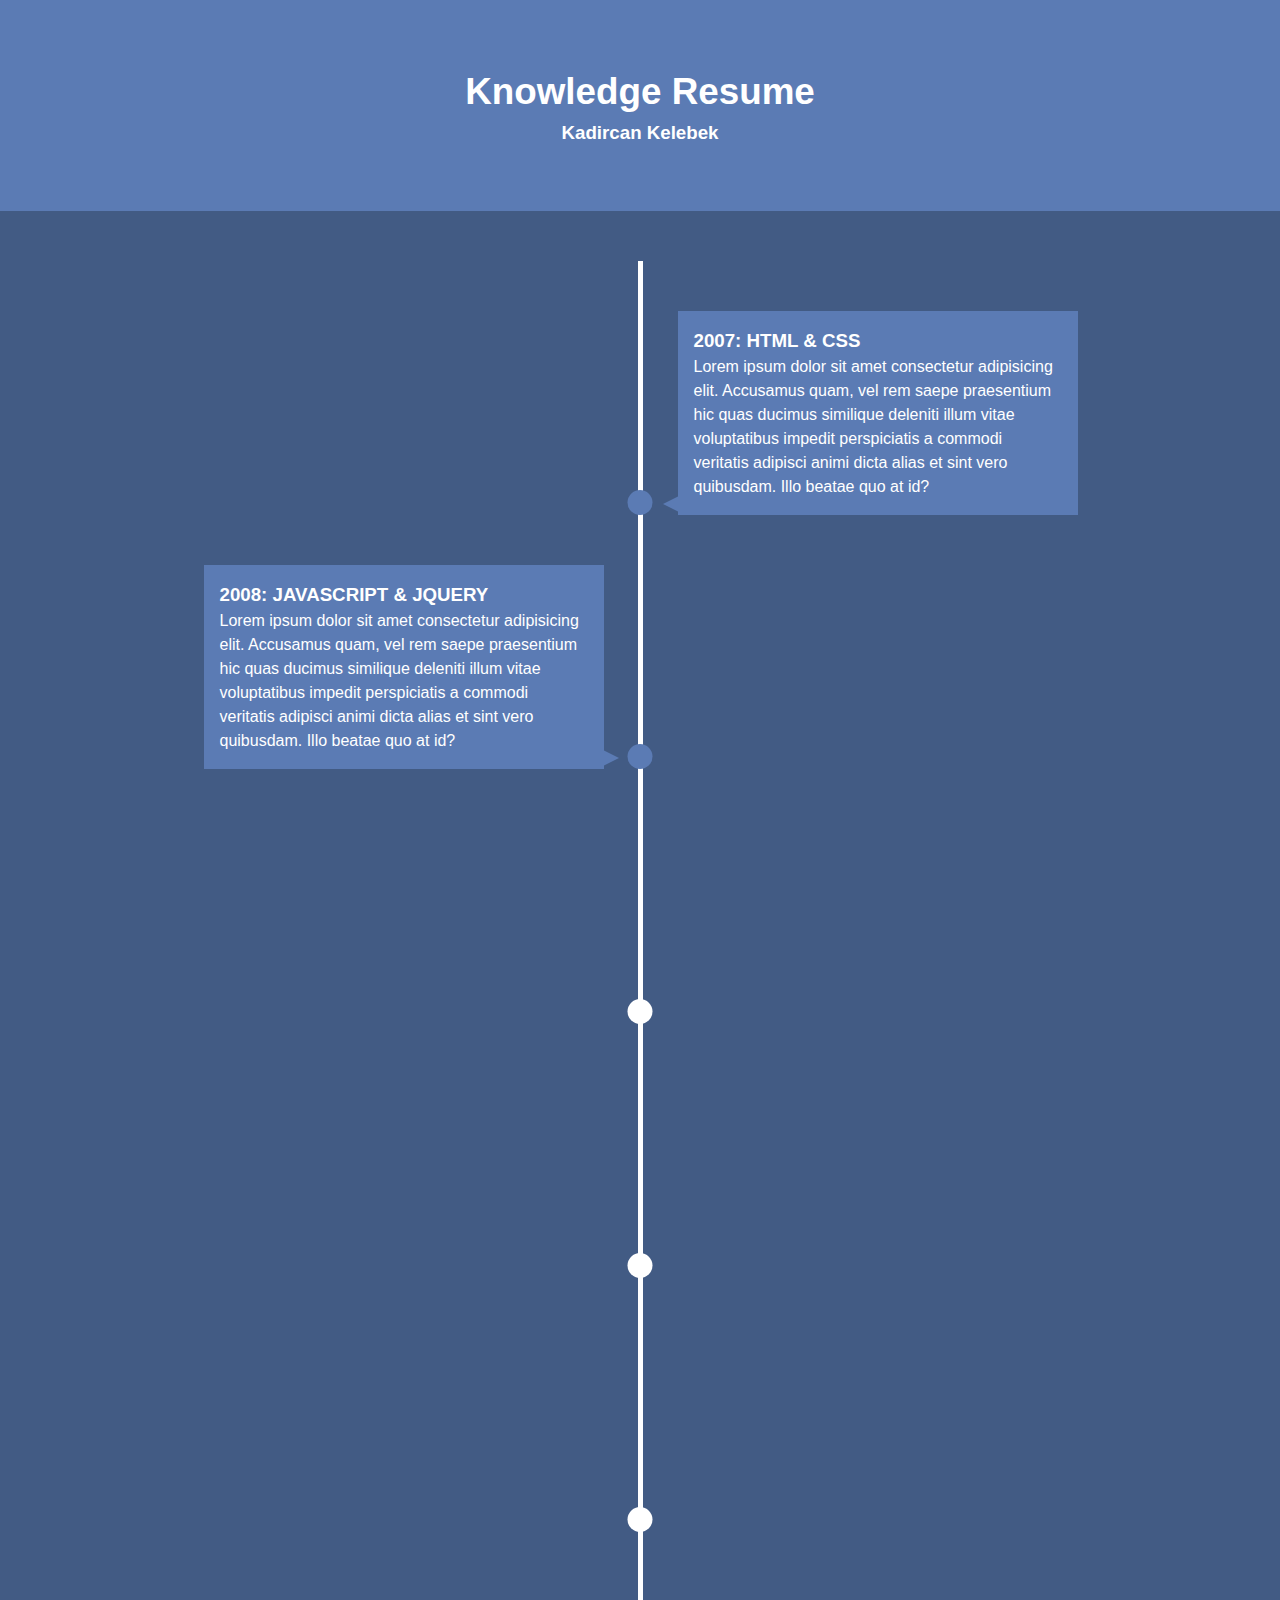
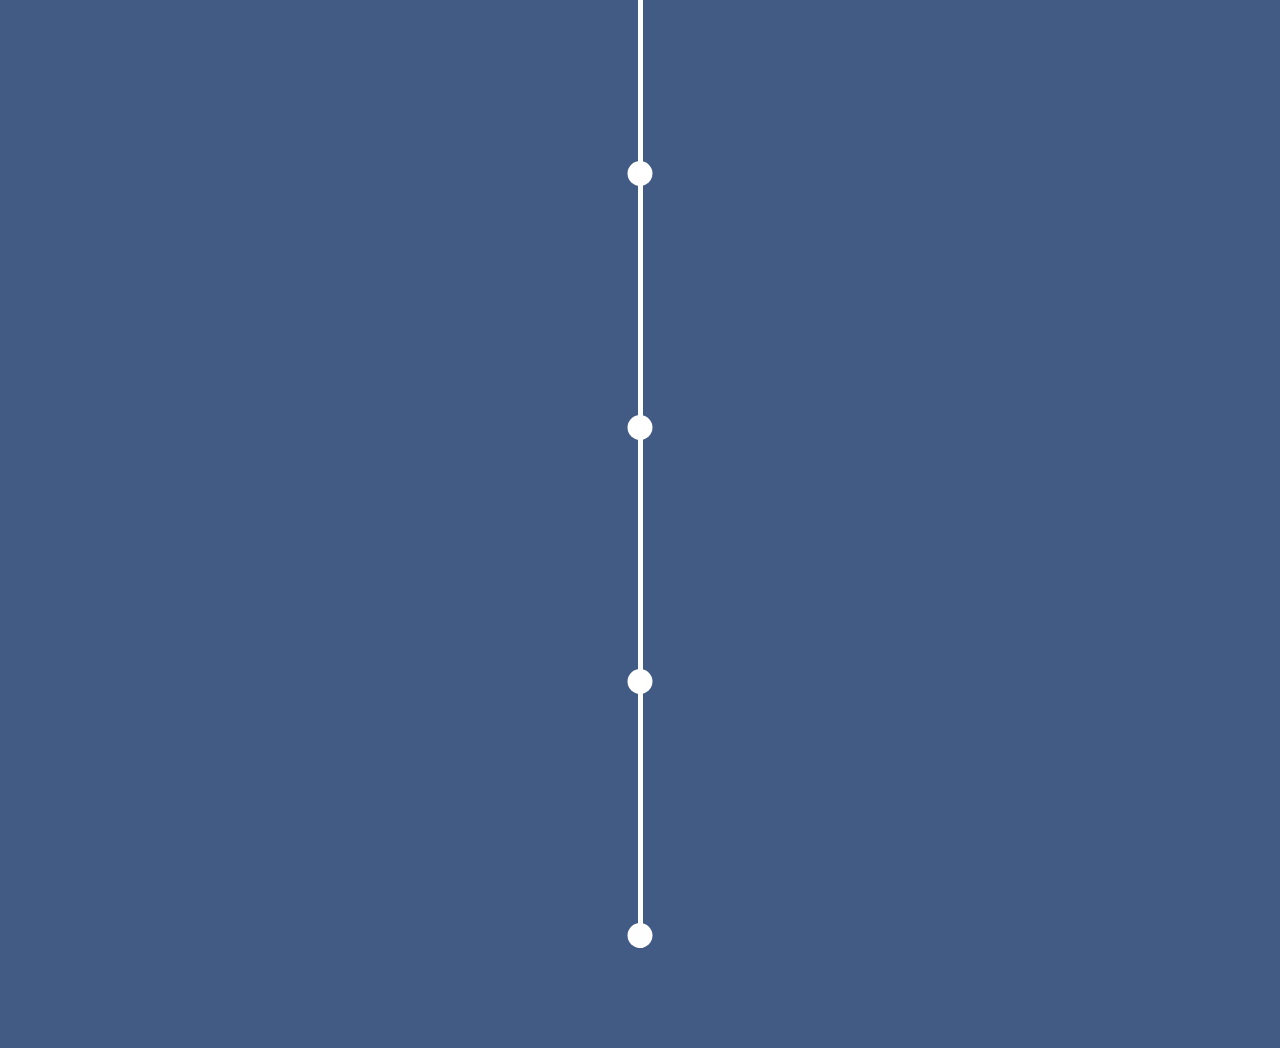
<file: Knowledge Timeline/index.html>
<!-- Kadircan KELEBEK 30.04.2023 -->
<!DOCTYPE html>
<html lang="en">
<head>
    <meta charset="UTF-8">
    <meta http-equiv="X-UA-Compatible" content="IE=edge">
    <meta name="viewport" content="width=device-width, initial-scale=1.0">
    <link rel="stylesheet" href="https://cdnjs.cloudflare.com/ajax/libs/font-awesome/6.4.0/css/all.min.css" integrity="sha512-iecdLmaskl7CVkqkXNQ/ZH/XLlvWZOJyj7Yy7tcenmpD1ypASozpmT/E0iPtmFIB46ZmdtAc9eNBvH0H/ZpiBw==" crossorigin="anonymous" referrerpolicy="no-referrer" />
    <link rel="stylesheet" href="style.css">
    <title>Knowledge Timleline</title>
</head>
<body>
    <header id="main-header">
        <div class="container">
            <h1><i class="fas fa-brain"></i> Knowledge Resume</h1>
            <h3><i class="fas fa-user"></i>Kadircan Kelebek</h3>
        </div>
    </header>

    <section id="timeline">
        <ul> 
            <li>
                <div>
                    <h3><i class="fas fa-chevron-right"></i>2007: HTML & CSS</h3>
                    <P>Lorem ipsum dolor sit amet consectetur adipisicing elit. Accusamus quam, vel rem saepe praesentium hic quas ducimus similique deleniti illum vitae voluptatibus impedit perspiciatis a commodi veritatis adipisci animi dicta alias et sint vero quibusdam. Illo beatae quo at id?</P>
                </div>
            </li>

            <li>
                <div>
                    <h3><i class="fas fa-chevron-right"></i>2008: JAVASCRIPT & JQUERY </h3>
                    <P>Lorem ipsum dolor sit amet consectetur adipisicing elit. Accusamus quam, vel rem saepe praesentium hic quas ducimus similique deleniti illum vitae voluptatibus impedit perspiciatis a commodi veritatis adipisci animi dicta alias et sint vero quibusdam. Illo beatae quo at id?</P>
                </div>
            </li>

            <li>
                <div>
                    <h3><i class="fas fa-chevron-right"></i>2009: PHP & WORDPRESS </h3>
                    <P>Lorem ipsum dolor sit amet consectetur adipisicing elit. Accusamus quam, vel rem saepe praesentium hic quas ducimus similique deleniti illum vitae voluptatibus impedit perspiciatis a commodi veritatis adipisci animi dicta alias et sint vero quibusdam. Illo beatae quo at id?</P>
                </div>
            </li>

            <li>
                <div>
                    <h3><i class="fas fa-chevron-right"></i>2011: RUBY ON RAILS</h3>
                    <P>Lorem ipsum dolor sit amet consectetur adipisicing elit. Accusamus quam, vel rem saepe praesentium hic quas ducimus similique deleniti illum vitae voluptatibus impedit perspiciatis a commodi veritatis adipisci animi dicta alias et sint vero quibusdam. Illo beatae quo at id?</P>
                </div>
            </li>

            <li>
                <div>
                    <h3><i class="fas fa-chevron-right"></i>2012: PYTHON </h3>
                    <P>Lorem ipsum dolor sit amet consectetur adipisicing elit. Accusamus quam, vel rem saepe praesentium hic quas ducimus similique deleniti illum vitae voluptatibus impedit perspiciatis a commodi veritatis adipisci animi dicta alias et sint vero quibusdam. Illo beatae quo at id?</P>
                </div>
            </li>

            <li>
                <div>
                    <h3><i class="fas fa-chevron-right"></i>2013: NODE.JS & REACT</h3>
                    <P>Lorem ipsum dolor sit amet consectetur adipisicing elit. Accusamus quam, vel rem saepe praesentium hic quas ducimus similique deleniti illum vitae voluptatibus impedit perspiciatis a commodi veritatis adipisci animi dicta alias et sint vero quibusdam. Illo beatae quo at id?</P>
                </div>
            </li>

            <li>
                <div>
                    <h3><i class="fas fa-chevron-right"></i>2015: ANGULAR & REACT NATIVE</h3>
                    <P>Lorem ipsum dolor sit amet consectetur adipisicing elit. Accusamus quam, vel rem saepe praesentium hic quas ducimus similique deleniti illum vitae voluptatibus impedit perspiciatis a commodi veritatis adipisci animi dicta alias et sint vero quibusdam. Illo beatae quo at id?</P>
                </div>
            </li>

            <li>
                <div>
                    <h3><i class="fas fa-chevron-right"></i>2016: VUE.JS</h3>
                    <P>Lorem ipsum dolor sit amet consectetur adipisicing elit. Accusamus quam, vel rem saepe praesentium hic quas ducimus similique deleniti illum vitae voluptatibus impedit perspiciatis a commodi veritatis adipisci animi dicta alias et sint vero quibusdam. Illo beatae quo at id?</P>
                </div>
            </li>

            <li>
                <div>
                    <h3><i class="fas fa-chevron-right"></i>2017: GRAPHQL & APOLLO  </h3>
                    <P>Lorem ipsum dolor sit amet consectetur adipisicing elit. Accusamus quam, vel rem saepe praesentium hic quas ducimus similique deleniti illum vitae voluptatibus impedit perspiciatis a commodi veritatis adipisci animi dicta alias et sint vero quibusdam. Illo beatae quo at id?</P>
                </div>
            </li>
        </ul>

    </section>
    <script src="script.js"></script>
</body>
</html>
</file>
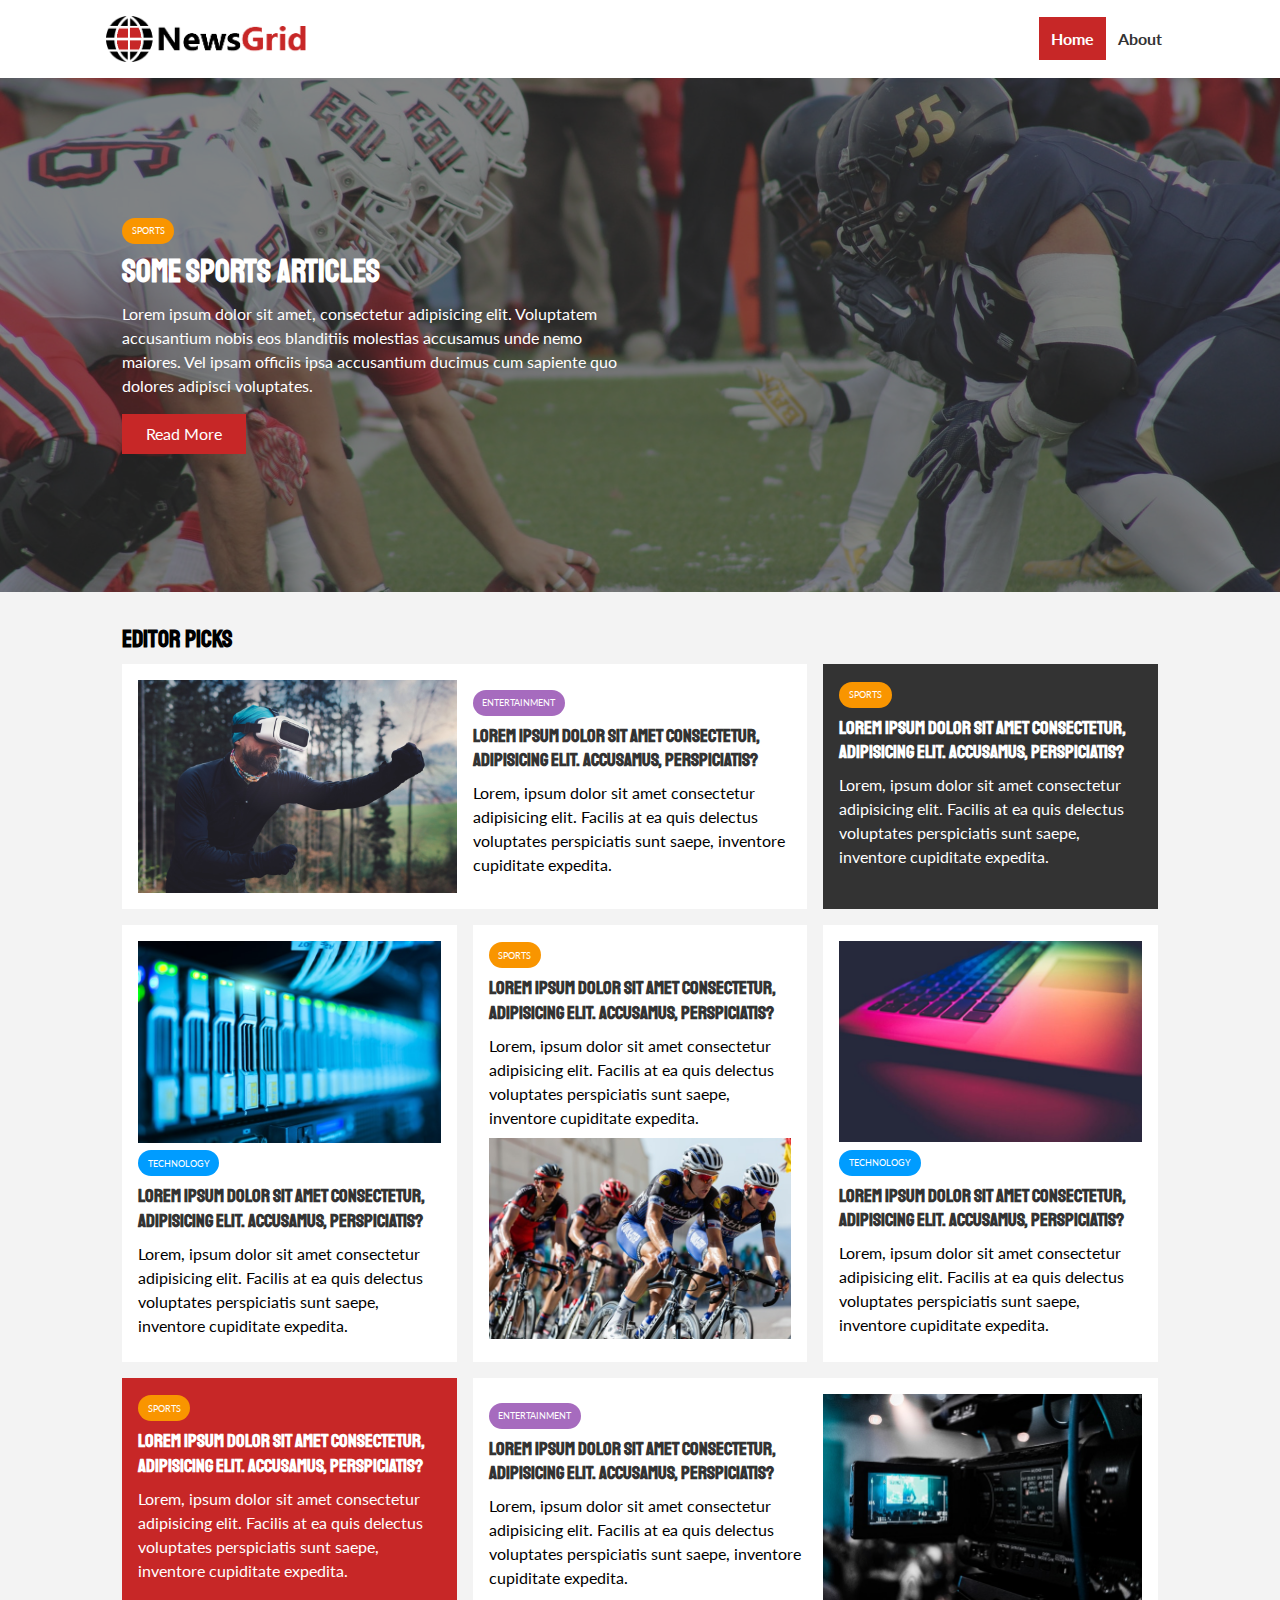
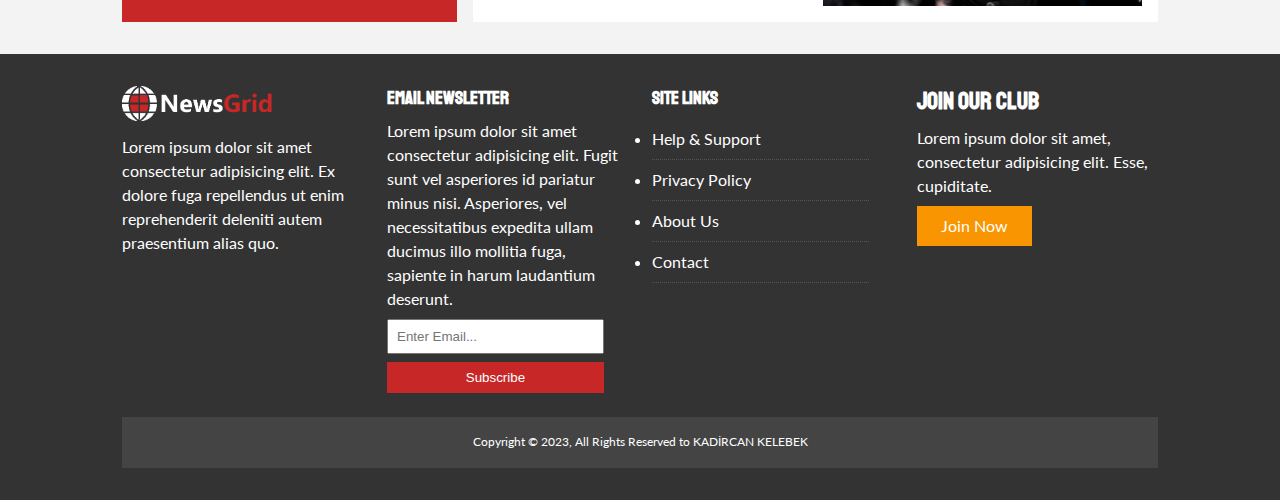
<file: NewsGrid Website/index.html>
<!DOCTYPE html>
<html lang="en">
<head>
  <meta charset="UTF-8">
  <meta http-equiv="X-UA-Compatible" content="IE=edge">
  <meta name="viewport" content="width=device-width, initial-scale=1.0">
  <link rel="stylesheet" href="css/style.css">
  <link rel="stylesheet" media="screen and (max-width: 768px)" href="css/mobile.css">
  <link rel="stylesheet" href="https://cdnjs.cloudflare.com/ajax/libs/font-awesome/6.4.0/css/all.min.css" integrity="sha512-iecdLmaskl7CVkqkXNQ/ZH/XLlvWZOJyj7Yy7tcenmpD1ypASozpmT/E0iPtmFIB46ZmdtAc9eNBvH0H/ZpiBw==" crossorigin="anonymous" referrerpolicy="no-referrer" />
  <link rel="shortcut icon" type="image/x-icon" href="favicon.ico">
  <link href="https://fonts.googleapis.com/css2?family=Lato&family=Roboto:wght@500&family=Staatliches&display=swap" rel="stylesheet">

  <title>NewsGrid | Latest News </title>

</head>
<body>
    <nav id="main-nav">
      <div class="container">
        <img src="img/logo.png" alt="NewsGrid" class="logo">
        <div class="social">
          <a href="http://facebook.com" target="_blank"><i class="fab fa-facebook fa-2x"></i></a>
          <a href="http://twitter.com" target="_blank"><i class="fab fa-twitter fa-2x"></i></a>
          <a href="http://instagram.com" target="_blank"><i class="fab fa-instagram fa-2x"></i></a>
          <a href="http://youtube.com" target="_blank"><i class="fab fa-youtube fa-2x"></i></a>
        </div>
        <ul>
          <li><a class="current" href="index.html">Home</a></li>
          <li><a class="about" href="about.html">About</a></li>
        </ul>
      </div>
    </nav>
    <!-- Shwocase -->
    <header id="showcase">
      <div class="container">
        <div class="showcase-container">
          <div class="showcase-content">
            <div class="category category-sports">Sports</div>
            <h1>Some Sports Articles</h1>
            <p>Lorem ipsum dolor sit amet, consectetur adipisicing elit. Voluptatem accusantium nobis eos blanditiis molestias accusamus unde nemo maiores. Vel ipsam officiis ipsa accusantium ducimus cum sapiente quo dolores adipisci voluptates.</p>
            <a href="article.html" class="btn btn-primary">Read More</a>
            </div>
          </div>
        </div>
    </header>
    <!-- Home Articles -->
    <section id="home-articles" class="py-2">
      <div class="container">
        <h2>Editor Picks</h2>
        <div class="articles-container">

          <article class="card">
            <img src="img/articles/ent1.jpg" alt="">
            <div>
              <div class="category category-ent">Entertainment</div>
              <h3>
                <a href="article.html">Lorem ipsum dolor sit amet consectetur, adipisicing elit. Accusamus, perspiciatis?</a>
              </h3>
              <p>Lorem, ipsum dolor sit amet consectetur adipisicing elit. Facilis at ea quis delectus voluptates perspiciatis sunt saepe, inventore cupiditate expedita.</p>
            </div>
          </article>
          
          
          
          <article class="card bg-dark">
            <div>
              <div class="category category-sports">Sports</div>
              <h3>
                <a href="article.html">Lorem ipsum dolor sit amet consectetur, adipisicing elit. Accusamus, perspiciatis?</a>
              </h3>
              <p>Lorem, ipsum dolor sit amet consectetur adipisicing elit. Facilis at ea quis delectus voluptates perspiciatis sunt saepe, inventore cupiditate expedita.</p>
            </div>
          </article>
          
          <article class="card ">
            <img src="img/articles/tech1.jpg" alt="">
            <div>
              <div class="category category-tech">technology</div>
              <h3>
                <a href="article.html">Lorem ipsum dolor sit amet consectetur, adipisicing elit. Accusamus, perspiciatis?</a>
              </h3>
              <p>Lorem, ipsum dolor sit amet consectetur adipisicing elit. Facilis at ea quis delectus voluptates perspiciatis sunt saepe, inventore cupiditate expedita.</p>
            </div>
          </article>
          
          <article class="card">
            <div>
              <div class="category category-sports">sports</div>
              <h3>
                <a href="article.html">Lorem ipsum dolor sit amet consectetur, adipisicing elit. Accusamus, perspiciatis?</a>
              </h3>
              <p>Lorem, ipsum dolor sit amet consectetur adipisicing elit. Facilis at ea quis delectus voluptates perspiciatis sunt saepe, inventore cupiditate expedita.</p>
              <img src="img/articles/sports1.jpg" alt="">
            </div>
          </article>
          
          <article class="card">
            <div>
              <img src="img/articles/tech2.jpg" alt="">
              <div class="category category-tech">technology</div>
              <h3>
                <a href="article.html">Lorem ipsum dolor sit amet consectetur, adipisicing elit. Accusamus, perspiciatis?</a>
              </h3>
              <p>Lorem, ipsum dolor sit amet consectetur adipisicing elit. Facilis at ea quis delectus voluptates perspiciatis sunt saepe, inventore cupiditate expedita.</p>
            </div>
          </article>
          
          <article class="card bg-primary">
            <div>
              <div class="category category-sports">Sports</div>
              <h3>
                <a href="article.html">Lorem ipsum dolor sit amet consectetur, adipisicing elit. Accusamus, perspiciatis?</a>
              </h3>
              <p>Lorem, ipsum dolor sit amet consectetur adipisicing elit. Facilis at ea quis delectus voluptates perspiciatis sunt saepe, inventore cupiditate expedita.</p>
            </div>
          </article>

          <article class="card">
            <div>
              <div class="category category-ent">Entertainment</div>
              <h3>
                <a href="article.html">Lorem ipsum dolor sit amet consectetur, adipisicing elit. Accusamus, perspiciatis?</a>
              </h3>
              <p>Lorem, ipsum dolor sit amet consectetur adipisicing elit. Facilis at ea quis delectus voluptates perspiciatis sunt saepe, inventore cupiditate expedita.</p>
            </div>
            <img src="img/articles/ent2.jpg" alt="">
          </article>
          
        </div>
      </div>
    </section>
    <!-- Footer -->
    <footer id="main-footer" class="py-2">
      <div class="container footer-container">
        <div>
          <img src="img/logo_light.png" alt="NewsGrid">
          <p>Lorem ipsum dolor sit amet consectetur adipisicing elit. Ex dolore fuga repellendus ut enim reprehenderit deleniti autem praesentium alias quo.</p>
          
        </div>

        <div>
          <h3>Email Newsletter</h3>
          <p>Lorem ipsum dolor sit amet consectetur adipisicing elit. Fugit sunt vel asperiores id pariatur minus nisi. Asperiores, vel necessitatibus expedita ullam ducimus illo mollitia fuga, sapiente in harum laudantium deserunt.</p>
          <form>
            <input type="email" placeholder="Enter Email...">
            <input type="submit" class="btn btn-primary" value="Subscribe">
          </form>
        </div>

        <div class="list">
          <h3>Site Links</h3>
          <li><a href="#">Help & Support</a></li>
          <li><a href="#">Privacy Policy</a></li>
          <li><a href="#">About Us</a></li>
          <li><a href="#">Contact</a></li>
        </div>
          
        <div>
          <h2>Join Our Club</h2>
          <p>Lorem ipsum dolor sit amet, consectetur adipisicing elit. Esse, cupiditate.</p>
          <a href="#" class="btn btn-secondary">Join Now</a>
        </div>

        <div>
          <p>
            Copyright &copy; 2023, All Rights Reserved to KADİRCAN KELEBEK
          </p>
        </div>

      </div>

    </footer>
  </body>
  </html>
</file>
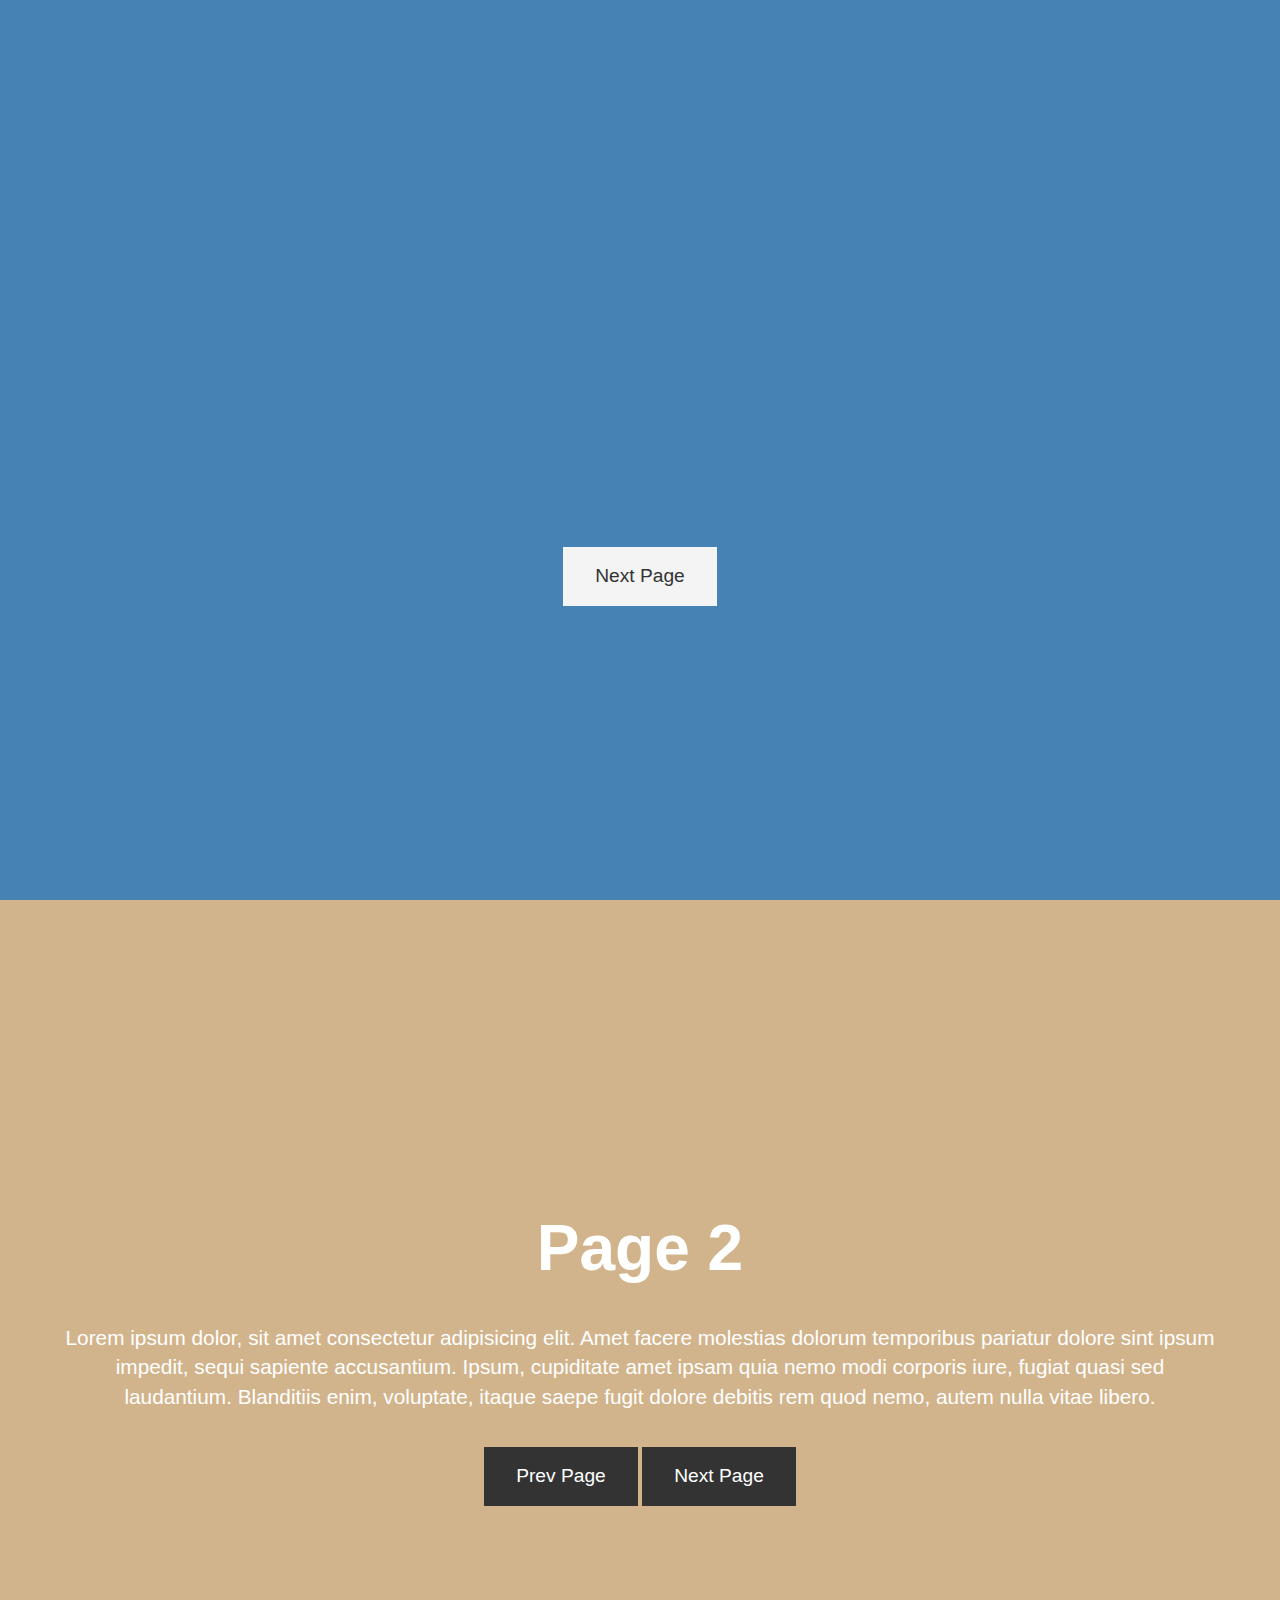
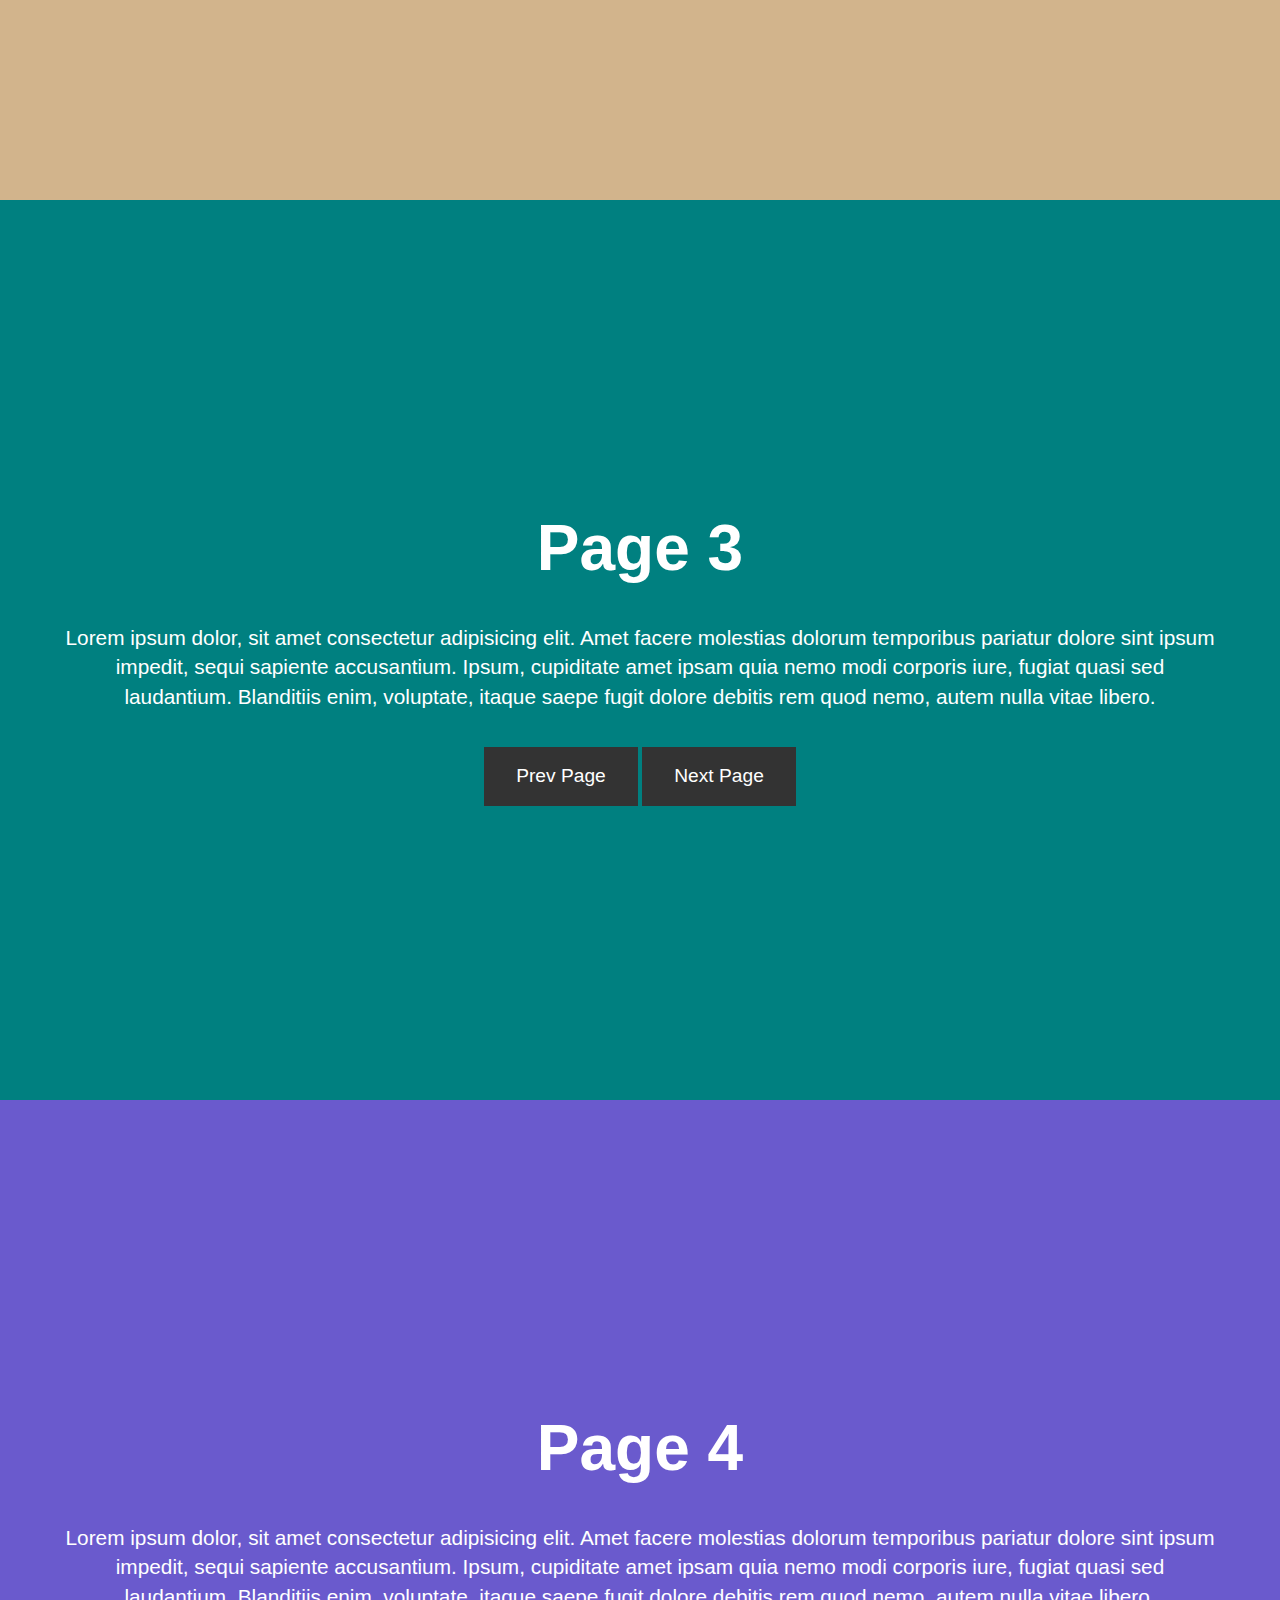
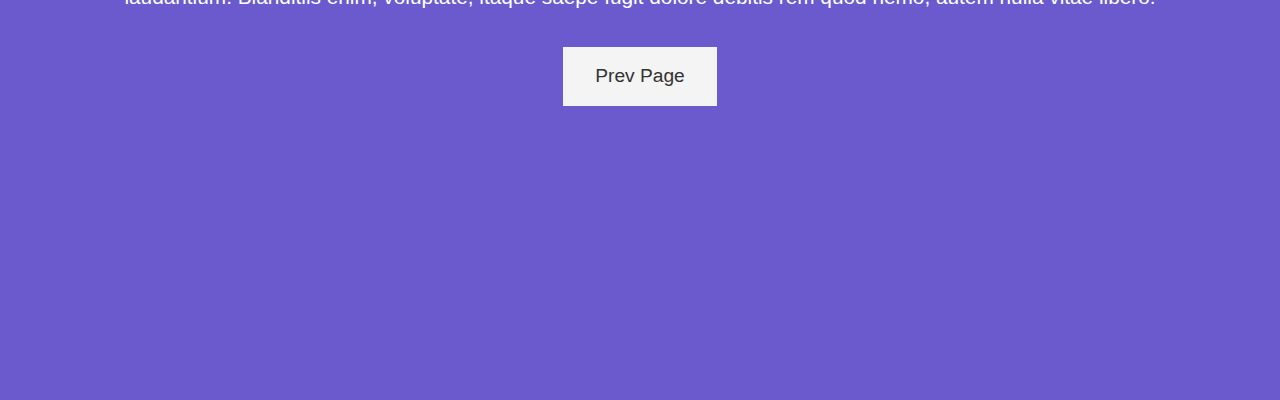
<file: Presentation Website/index.html>
<!DOCTYPE html>
<html lang="en">
<head>
    <meta charset="UTF-8">
    <meta http-equiv="X-UA-Compatible" content="IE=edge">
    <meta name="viewport" content="width=device-width, initial-scale=1.0">
    <link rel="stylesheet" href="style.css">
    <link rel="stylesheet" href="https://cdnjs.cloudflare.com/ajax/libs/font-awesome/6.4.0/css/all.min.css" integrity="sha512-iecdLmaskl7CVkqkXNQ/ZH/XLlvWZOJyj7Yy7tcenmpD1ypASozpmT/E0iPtmFIB46ZmdtAc9eNBvH0H/ZpiBw==" crossorigin="anonymous" referrerpolicy="no-referrer" />
    <title>Presentation</title>
</head>
<body>
    <!-- Page 1 (Introduction) -->
    <section id="page-1" class="page">
        <h1>Welcome To My Presentation</h1>
        <p>Lorem ipsum dolor, sit amet consectetur adipisicing elit. Amet facere molestias dolorum temporibus pariatur dolore sint ipsum impedit, sequi sapiente accusantium. Ipsum, cupiditate amet ipsam quia nemo modi corporis iure, fugiat quasi sed laudantium. Blanditiis enim, voluptate, itaque saepe fugit dolore debitis rem quod nemo, autem nulla vitae libero.</p>
        <div>
            <a href="#page-2" class="btn "> Next Page <i class="fas fa-arrow-circle-down"></i></a>
            
        </div>
    
    
    </section>

    <!-- Page 2  -->
    <section id="page-2" class="page">
        <h1>Page 2</h1>
        <p>Lorem ipsum dolor, sit amet consectetur adipisicing elit. Amet facere molestias dolorum temporibus pariatur dolore sint ipsum impedit, sequi sapiente accusantium. Ipsum, cupiditate amet ipsam quia nemo modi corporis iure, fugiat quasi sed laudantium. Blanditiis enim, voluptate, itaque saepe fugit dolore debitis rem quod nemo, autem nulla vitae libero.</p>
        <div>
<a href="#page-1" class="btn btn-dark"> Prev Page <i class="fas fa-arrow-circle-up"></i></a>
<a href="#page-3" class="btn btn-dark"> Next Page <i class="fas fa-arrow-circle-down"></i></a>
        </div>
    </section>

    <!-- Page 3  -->
    <section id="page-3" class="page">
        <h1>Page 3</h1>
        <p>Lorem ipsum dolor, sit amet consectetur adipisicing elit. Amet facere molestias dolorum temporibus pariatur dolore sint ipsum impedit, sequi sapiente accusantium. Ipsum, cupiditate amet ipsam quia nemo modi corporis iure, fugiat quasi sed laudantium. Blanditiis enim, voluptate, itaque saepe fugit dolore debitis rem quod nemo, autem nulla vitae libero.</p>
        <div>
<a href="#page-2" class="btn btn-dark"> Prev Page <i class="fas fa-arrow-circle-up"></i></a>
<a href="#page-4" class="btn btn-dark"> Next Page <i class="fas fa-arrow-circle-down"></i></a>
        </div>
    </section>

    <!-- Page 4  -->
    <section id="page-4" class="page">
        <h1>Page 4</h1>
        <p>Lorem ipsum dolor, sit amet consectetur adipisicing elit. Amet facere molestias dolorum temporibus pariatur dolore sint ipsum impedit, sequi sapiente accusantium. Ipsum, cupiditate amet ipsam quia nemo modi corporis iure, fugiat quasi sed laudantium. Blanditiis enim, voluptate, itaque saepe fugit dolore debitis rem quod nemo, autem nulla vitae libero.</p>
        <div>
<!-- <a href="#page-1" class="btn btn-dark"> Prev Page <i class="fas fa-arrow-circle-up"></i></a> -->
<a href="#page-3" class="btn "> Prev Page <i class="fas fa-arrow-circle-up"></i></a>
        </div>
    </section>
    
    <script src="https://cdnjs.cloudflare.com/ajax/libs/jquery/3.6.4/jquery.min.js" integrity="sha512-pumBsjNRGGqkPzKHndZMaAG+bir374sORyzM3uulLV14lN5LyykqNk8eEeUlUkB3U0M4FApyaHraT65ihJhDpQ==" crossorigin="anonymous" referrerpolicy="no-referrer"></script>

    <!-- Smooth Scrolling -->
    <script>
        $('.btn').on('click',function(event)
        {
            if (this.hash !=='')
            {
                event.preventDefault();
                const hash = this.hash;
                $('html, body').animate(
                    {
                        scrollTop: $(hash).offset().top
                    },
                    600
                );
            }
        });
    </script>

</body>
</html>
</file>
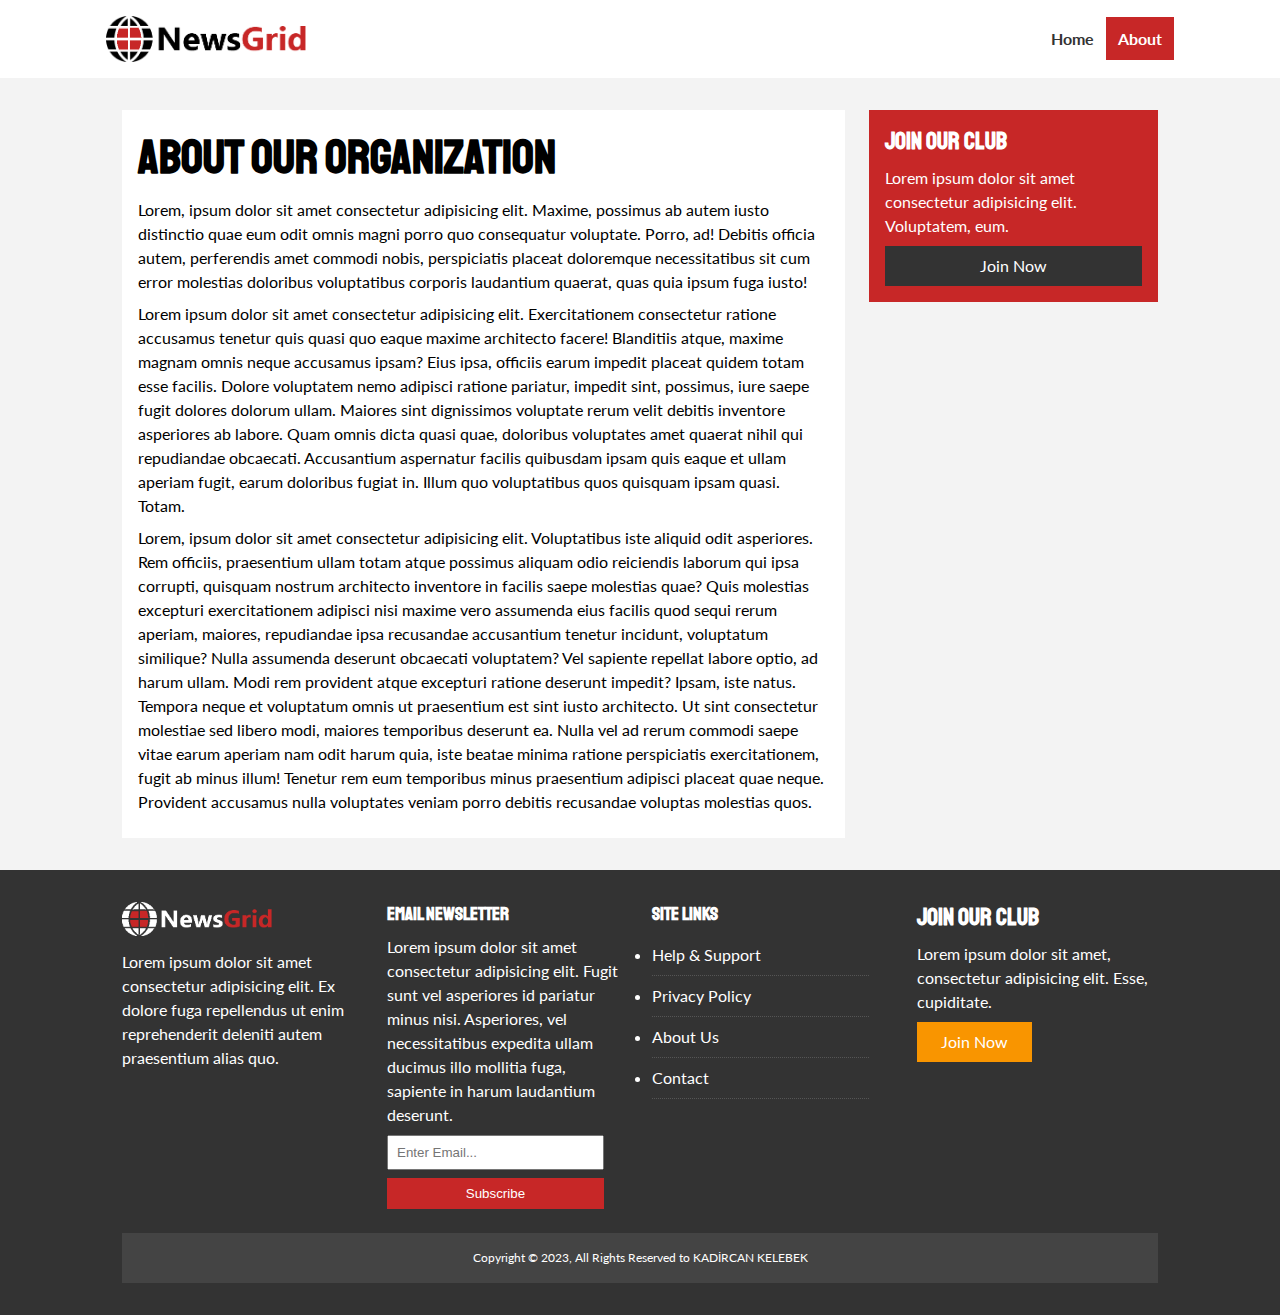
<file: NewsGrid Website/about.html>
<!DOCTYPE html>
<html lang="en">
<head>
  <meta charset="UTF-8">
  <meta http-equiv="X-UA-Compatible" content="IE=edge">
  <meta name="viewport" content="width=device-width, initial-scale=1.0">
  <link rel="stylesheet" href="css/style.css">
  <link rel="stylesheet" media="screen and (max-width: 768px)" href="css/mobile.css">
  <link rel="stylesheet" href="https://cdnjs.cloudflare.com/ajax/libs/font-awesome/6.4.0/css/all.min.css" integrity="sha512-iecdLmaskl7CVkqkXNQ/ZH/XLlvWZOJyj7Yy7tcenmpD1ypASozpmT/E0iPtmFIB46ZmdtAc9eNBvH0H/ZpiBw==" crossorigin="anonymous" referrerpolicy="no-referrer" />
  <link rel="shortcut icon" type="image/x-icon" href="favicon.ico">
  <link href="https://fonts.googleapis.com/css2?family=Lato&family=Roboto:wght@500&family=Staatliches&display=swap" rel="stylesheet">

  <title>NewsGrid | About </title>

</head>
<body>
    <nav id="main-nav">
      <div class="container">
        <img src="img/logo.png" alt="NewsGrid" class="logo">
        <div class="social">
          <a href="http://facebook.com" target="_blank"><i class="fab fa-facebook fa-2x"></i></a>
          <a href="http://twitter.com" target="_blank"><i class="fab fa-twitter fa-2x"></i></a>
          <a href="http://instagram.com" target="_blank"><i class="fab fa-instagram fa-2x"></i></a>
          <a href="http://youtube.com" target="_blank"><i class="fab fa-youtube fa-2x"></i></a>
        </div>
        <ul>
          <li><a href="index.html">Home</a></li>
          <li><a class="current" href="about.html">About</a></li>
        </ul>
      </div>
    </nav>

    <section id="about">
      <div class="container">
        <div class="page-container">
          <article class="card">
            <h1 class="l-heading">About Our Organization</h1>
            <p>Lorem, ipsum dolor sit amet consectetur adipisicing elit. Maxime, possimus ab autem iusto distinctio quae eum odit omnis magni porro quo consequatur voluptate. Porro, ad! Debitis officia autem, perferendis amet commodi nobis, perspiciatis placeat doloremque necessitatibus sit cum error molestias doloribus voluptatibus corporis laudantium quaerat, quas quia ipsum fuga iusto!</p>
            <p>Lorem ipsum dolor sit amet consectetur adipisicing elit. Exercitationem consectetur ratione accusamus tenetur quis quasi quo eaque maxime architecto facere! Blanditiis atque, maxime magnam omnis neque accusamus ipsam? Eius ipsa, officiis earum impedit placeat quidem totam esse facilis. Dolore voluptatem nemo adipisci ratione pariatur, impedit sint, possimus, iure saepe fugit dolores dolorum ullam. Maiores sint dignissimos voluptate rerum velit debitis inventore asperiores ab labore. Quam omnis dicta quasi quae, doloribus voluptates amet quaerat nihil qui repudiandae obcaecati. Accusantium aspernatur facilis quibusdam ipsam quis eaque et ullam aperiam fugit, earum doloribus fugiat in. Illum quo voluptatibus quos quisquam ipsam quasi. Totam.</p>
            <p>Lorem, ipsum dolor sit amet consectetur adipisicing elit. Voluptatibus iste aliquid odit asperiores. Rem officiis, praesentium ullam totam atque possimus aliquam odio reiciendis laborum qui ipsa corrupti, quisquam nostrum architecto inventore in facilis saepe molestias quae? Quis molestias excepturi exercitationem adipisci nisi maxime vero assumenda eius facilis quod sequi rerum aperiam, maiores, repudiandae ipsa recusandae accusantium tenetur incidunt, voluptatum similique? Nulla assumenda deserunt obcaecati voluptatem? Vel sapiente repellat labore optio, ad harum ullam. Modi rem provident atque excepturi ratione deserunt impedit? Ipsam, iste natus. Tempora neque et voluptatum omnis ut praesentium est sint iusto architecto. Ut sint consectetur molestiae sed libero modi, maiores temporibus deserunt ea. Nulla vel ad rerum commodi saepe vitae earum aperiam nam odit harum quia, iste beatae minima ratione perspiciatis exercitationem, fugit ab minus illum! Tenetur rem eum temporibus minus praesentium adipisci placeat quae neque. Provident accusamus nulla voluptates veniam porro debitis recusandae voluptas molestias quos.</p>  
          </article>
          <aside class="card bg-primary">
            <h2>Join Our Club</h2>
            <p>Lorem ipsum dolor sit amet consectetur adipisicing elit. Voluptatem, eum.</p>
            <a href="#" class="btn-block btn btn-dark">Join Now</a>
            
          </aside>
        </div>
      </div>
    </section>

    
    <!-- Footer -->
    <footer id="main-footer" class="py-2">
      <div class="container footer-container">
        <div>
          <img src="img/logo_light.png" alt="NewsGrid">
          <p>Lorem ipsum dolor sit amet consectetur adipisicing elit. Ex dolore fuga repellendus ut enim reprehenderit deleniti autem praesentium alias quo.</p>
        </div>

        <div>
          <h3>Email Newsletter</h3>
          <p>Lorem ipsum dolor sit amet consectetur adipisicing elit. Fugit sunt vel asperiores id pariatur minus nisi. Asperiores, vel necessitatibus expedita ullam ducimus illo mollitia fuga, sapiente in harum laudantium deserunt.</p>
          <form>
            <input type="email" placeholder="Enter Email...">
            <input type="submit" class="btn btn-primary" value="Subscribe">
          </form>
        </div>

        <div class="list">
          <h3>Site Links</h3>
          <li><a href="#">Help & Support</a></li>
          <li><a href="#">Privacy Policy</a></li>
          <li><a href="#">About Us</a></li>
          <li><a href="#">Contact</a></li>
        </div>
          
        <div>
          <h2>Join Our Club</h2>
          <p>Lorem ipsum dolor sit amet, consectetur adipisicing elit. Esse, cupiditate.</p>
          <a href="#" class="btn btn-secondary">Join Now</a>
        </div>

        <div>
          <p>
            Copyright &copy; 2023, All Rights Reserved to KADİRCAN KELEBEK
          </p>
        </div>

      </div>

    </footer>
  </body>
  </html>
</file>
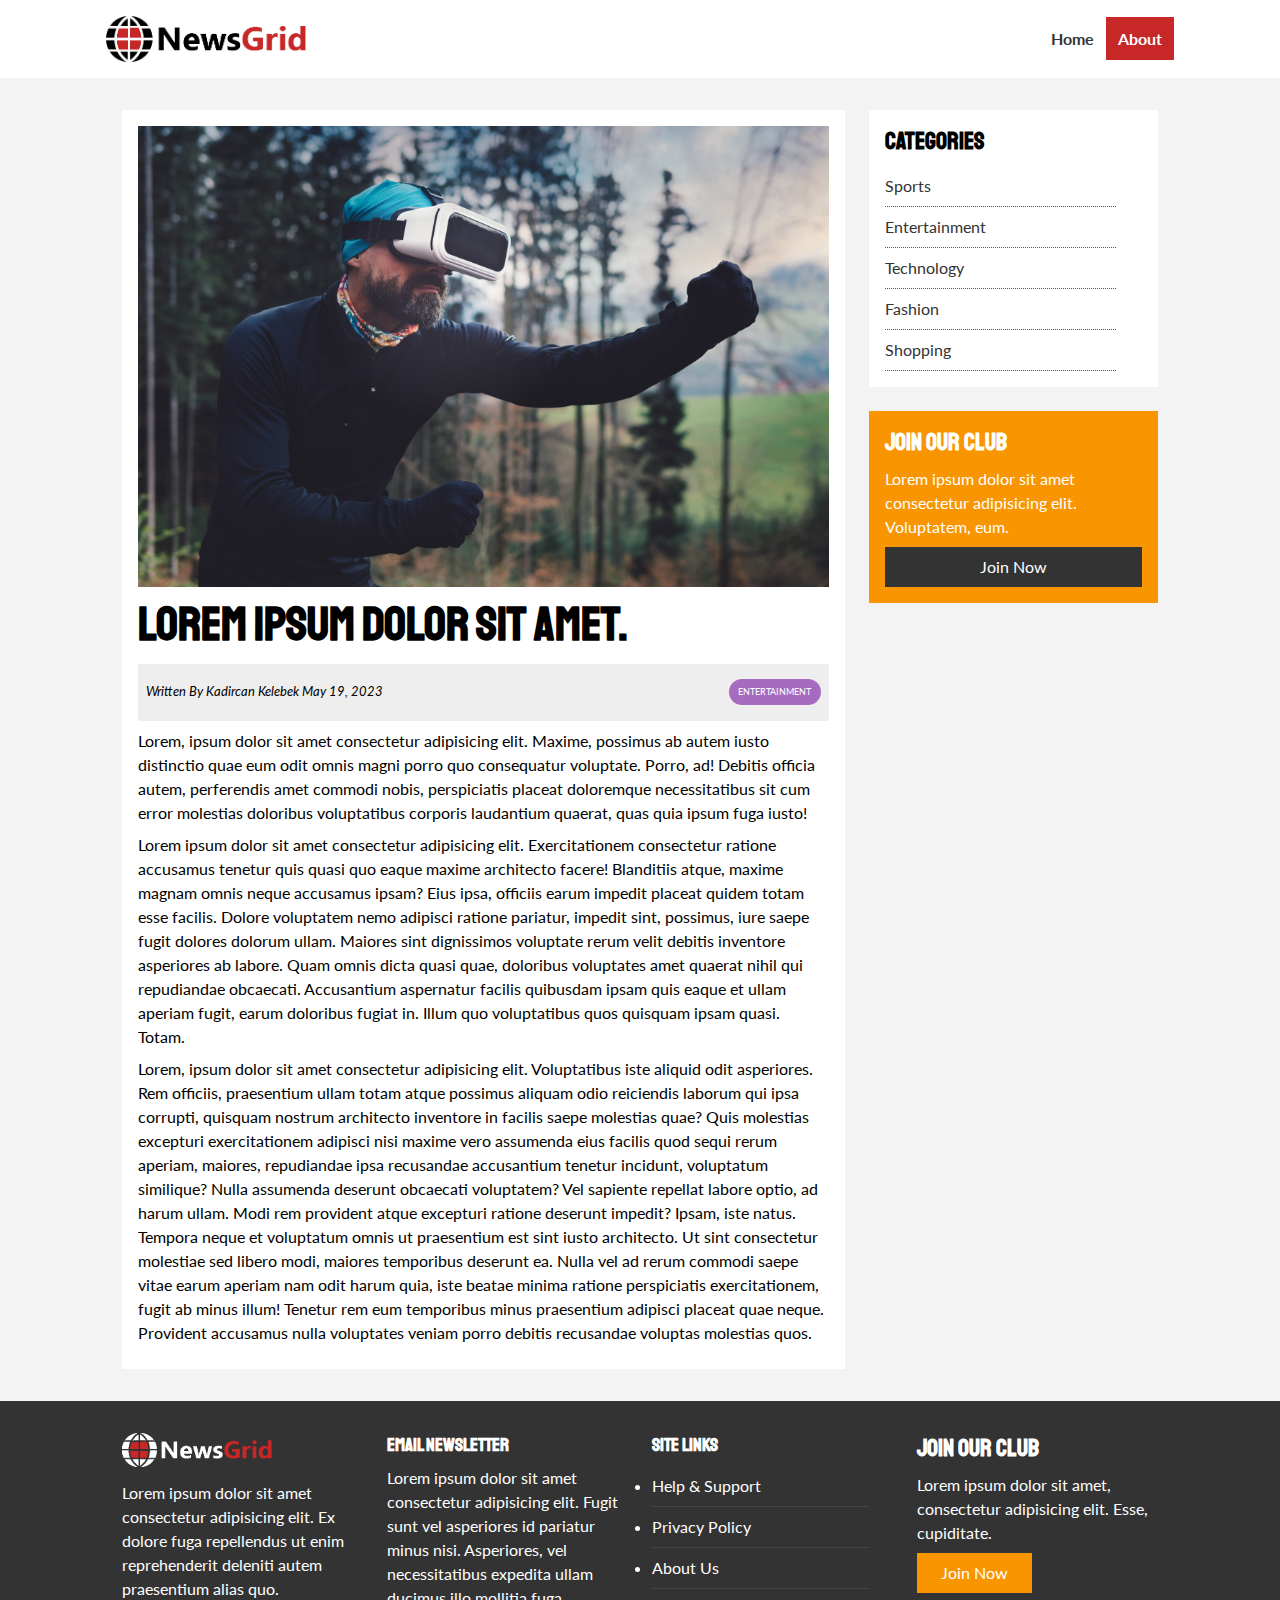
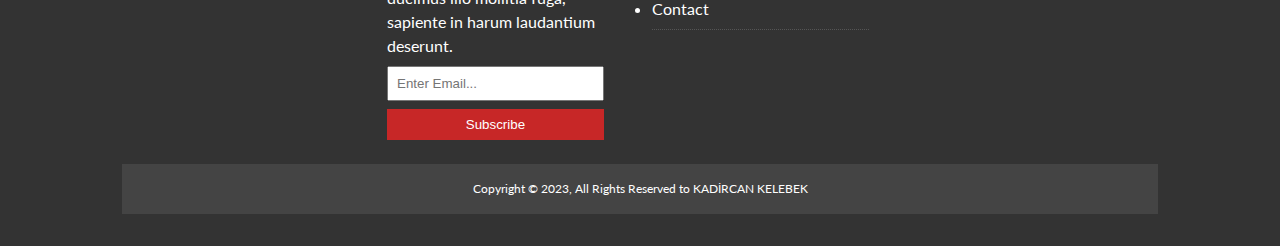
<file: NewsGrid Website/article.html>
<!DOCTYPE html>
<html lang="en">
<head>
  <meta charset="UTF-8">
  <meta http-equiv="X-UA-Compatible" content="IE=edge">
  <meta name="viewport" content="width=device-width, initial-scale=1.0">
  <link rel="stylesheet" href="css/style.css">
  <link rel="stylesheet" media="screen and (max-width: 768px)" href="css/mobile.css">
  <link rel="stylesheet" href="https://cdnjs.cloudflare.com/ajax/libs/font-awesome/6.4.0/css/all.min.css" integrity="sha512-iecdLmaskl7CVkqkXNQ/ZH/XLlvWZOJyj7Yy7tcenmpD1ypASozpmT/E0iPtmFIB46ZmdtAc9eNBvH0H/ZpiBw==" crossorigin="anonymous" referrerpolicy="no-referrer" />
  <link rel="shortcut icon" type="image/x-icon" href="favicon.ico">
  <link href="https://fonts.googleapis.com/css2?family=Lato&family=Roboto:wght@500&family=Staatliches&display=swap" rel="stylesheet">

  <title>NewsGrid | Articles </title>

</head>
<body>
    <nav id="main-nav">
      <div class="container">
        <img src="img/logo.png" alt="NewsGrid" class="logo">
        <div class="social">
          <a href="http://facebook.com" target="_blank"><i class="fab fa-facebook fa-2x"></i></a>
          <a href="http://twitter.com" target="_blank"><i class="fab fa-twitter fa-2x"></i></a>
          <a href="http://instagram.com" target="_blank"><i class="fab fa-instagram fa-2x"></i></a>
          <a href="http://youtube.com" target="_blank"><i class="fab fa-youtube fa-2x"></i></a>
        </div>
        <ul>
          <li><a href="index.html">Home</a></li>
          <li><a class="current" href="about.html">About</a></li>
        </ul>
      </div>
    </nav>

    <section id="article">
      <div class="container">
        <div class="page-container">
          <article class="card">
            <img src="img/articles/ent1.jpg" alt="">
            <h1 class="l-heading">Lorem ipsum dolor sit amet.</h1>
            <div class="meta">
              <small>
                <i class="fas fa-user"> Written   By   Kadircan   Kelebek   May 19, 2023</i>
              </small>
              <div class="category category-ent">Entertainment</div>
            </div>
            <p>Lorem, ipsum dolor sit amet consectetur adipisicing elit. Maxime, possimus ab autem iusto distinctio quae eum odit omnis magni porro quo consequatur voluptate. Porro, ad! Debitis officia autem, perferendis amet commodi nobis, perspiciatis placeat doloremque necessitatibus sit cum error molestias doloribus voluptatibus corporis laudantium quaerat, quas quia ipsum fuga iusto!</p>
            <p>Lorem ipsum dolor sit amet consectetur adipisicing elit. Exercitationem consectetur ratione accusamus tenetur quis quasi quo eaque maxime architecto facere! Blanditiis atque, maxime magnam omnis neque accusamus ipsam? Eius ipsa, officiis earum impedit placeat quidem totam esse facilis. Dolore voluptatem nemo adipisci ratione pariatur, impedit sint, possimus, iure saepe fugit dolores dolorum ullam. Maiores sint dignissimos voluptate rerum velit debitis inventore asperiores ab labore. Quam omnis dicta quasi quae, doloribus voluptates amet quaerat nihil qui repudiandae obcaecati. Accusantium aspernatur facilis quibusdam ipsam quis eaque et ullam aperiam fugit, earum doloribus fugiat in. Illum quo voluptatibus quos quisquam ipsam quasi. Totam.</p>
            <p>Lorem, ipsum dolor sit amet consectetur adipisicing elit. Voluptatibus iste aliquid odit asperiores. Rem officiis, praesentium ullam totam atque possimus aliquam odio reiciendis laborum qui ipsa corrupti, quisquam nostrum architecto inventore in facilis saepe molestias quae? Quis molestias excepturi exercitationem adipisci nisi maxime vero assumenda eius facilis quod sequi rerum aperiam, maiores, repudiandae ipsa recusandae accusantium tenetur incidunt, voluptatum similique? Nulla assumenda deserunt obcaecati voluptatem? Vel sapiente repellat labore optio, ad harum ullam. Modi rem provident atque excepturi ratione deserunt impedit? Ipsam, iste natus. Tempora neque et voluptatum omnis ut praesentium est sint iusto architecto. Ut sint consectetur molestiae sed libero modi, maiores temporibus deserunt ea. Nulla vel ad rerum commodi saepe vitae earum aperiam nam odit harum quia, iste beatae minima ratione perspiciatis exercitationem, fugit ab minus illum! Tenetur rem eum temporibus minus praesentium adipisci placeat quae neque. Provident accusamus nulla voluptates veniam porro debitis recusandae voluptas molestias quos.</p>  
          </article>

          <aside id="categories" class="card">
            <h2>categories</h2>
            <ul class="list">
              <li><a href="#"><i class="fas fa-chevron-right"></i> Sports</a></li>
              <li><a href="#"><i class="fas fa-chevron-right"></i> Entertainment</a></li>
              <li><a href="#"><i class="fas fa-chevron-right"></i> Technology</a></li>
              <li><a href="#"><i class="fas fa-chevron-right"></i> Fashion</a></li>
              <li><a href="#"><i class="fas fa-chevron-right"></i> Shopping</a></li>
            </ul>
          </aside>

          <aside class="card bg-secondary">
            <h2>Join Our Club</h2>
            <p>Lorem ipsum dolor sit amet consectetur adipisicing elit. Voluptatem, eum.</p>
            <a href="#" class="btn-block btn btn-dark">Join Now</a>
            
          </aside>
        </div>
      </div>
    </section>

    
    <!-- Footer -->
    <footer id="main-footer" class="py-2">
      <div class="container footer-container">
        <div>
          <img src="img/logo_light.png" alt="NewsGrid">
          <p>Lorem ipsum dolor sit amet consectetur adipisicing elit. Ex dolore fuga repellendus ut enim reprehenderit deleniti autem praesentium alias quo.</p>
        </div>

        <div>
          <h3>Email Newsletter</h3>
          <p>Lorem ipsum dolor sit amet consectetur adipisicing elit. Fugit sunt vel asperiores id pariatur minus nisi. Asperiores, vel necessitatibus expedita ullam ducimus illo mollitia fuga, sapiente in harum laudantium deserunt.</p>
          <form>
            <input type="email" placeholder="Enter Email...">
            <input type="submit" class="btn btn-primary" value="Subscribe">
          </form>
        </div>

        <div class="list">
          <h3>Site Links</h3>
          <li><a href="#">Help & Support</a></li>
          <li><a href="#">Privacy Policy</a></li>
          <li><a href="#">About Us</a></li>
          <li><a href="#">Contact</a></li>
        </div>
          
        <div>
          <h2>Join Our Club</h2>
          <p>Lorem ipsum dolor sit amet, consectetur adipisicing elit. Esse, cupiditate.</p>
          <a href="#" class="btn btn-secondary">Join Now</a>
        </div>

        <div>
          <p>
            Copyright &copy; 2023, All Rights Reserved to KADİRCAN KELEBEK
          </p>
        </div>

      </div>

    </footer>
  </body>
  </html>
</file>
<file: Knowledge Timeline/style.css>
/* Kadircan KELEBEK 30.04.2023 */

:root
{
    --primary-color:#425b84;
    --secondary-color:#5b7bb4;
    --max-width: 1100px;
}

*
{
    margin: 0;
    padding: 0;
    box-sizing: border-box;
}

body
{
    font: normal 1rem/1.5 'Arial', sans-serif;
    background: var(--primary-color) ;
    color:#fff ;
    /* overflow: hidden ; */
    padding-bottom: 50px;
}

#main-header
{
    background: var(--secondary-color);
    padding: 4rem 1rem;
}

.container
{
    max-width: var(--max-width);
    margin: 0 auto;
    text-align: center;

}

h1
{
    font-size: 2.3rem;
}

#timeline ul
{
    background: var(--primary-color);
    padding: 50px 0;
}

#timeline ul li
{
    list-style: none;
    position: relative;
    width: 5px;
    margin: 0 auto;
    padding-top: 50px;
    background: #fff;

}

/* Boxes */

#timeline ul li div
{
    position: relative;
    bottom: 0;
    width: 400px;
    padding: 1rem;
    background: var(--secondary-color);
    transition: all 0.5s ease-in-out;
    visibility: hidden;
    opacity: 0;
}

/* Right Side */

#timeline ul li:nth-child(odd) div 
{
    left: 40px;
    transform: translate(200px,0);
    /* background-color: red; */
}

/* left child */
#timeline ul li:nth-child(even) div 
{
    left: -434px;
    transform: translate(-200px,0);

    /* background-color: black; */
}


/* Dots */

#timeline ul li::after
{
    content: '';
    position: absolute;
    left: 50%;
    bottom: 0;
    width: 25px;
    height: 25px;
    background: inherit ;
    transform: translateX(-50%);
    border-radius: 50%;
    transition: background 0.5s ease-in-out;
}

/* Arrows Base */
#timeline div::before{
    content: '';
    position: absolute;
    /* left: 0; */
    bottom: 3px;
    width: 0;
    height: 0;
    border-style: solid;
}

/* Right Side Arrows */
#timeline ul li:nth-child(odd) div::before
{
    left: -15px;
    border-width: 8px 16px 8px 0;
    border-color: transparent var(--secondary-color) transparent transparent;
}
/* Left side arrows */
#timeline ul li:nth-child(even) div::before
{
    right: -15px;
    border-width: 8px 0px 8px 16px;
    border-color: transparent  transparent transparent var(--secondary-color);
}

@media(max-width: 900px)
{
    #timeline ul li div
    {
        width: 250px;
    }
    #timeline ul li:nth-child(even) div 
    {
        left: -284px;

    }
    
}
@media(max-width:600px)
{
    #timeline ul li 
    {
        margin-left: 20px;
    }
    #timeline ul li div 
    {
        width: calc(100vw - 90px);
    }

    #timeline ul li:nth-child(even) div 
    {
        left: 40px;
    }
}

/* Show boxesx */

    #timeline ul li.show div
    {
        transform: none;
        visibility: visible;
        opacity: 1;
    }

    #timeline ul li.show::after
    {
        background: var(--secondary-color);
    }
</file>
<file: NewsGrid Website/css/style.css>
:root
{
    --primary-color: #c72727;
    --secondary-color: #f99500;
    --light-color: #f3f3f3;
    --dark-color: #333;
    --max-width:1100px;
}

.category
{
    /* #f99500; */
    --sports-color:#f99500; 
    --ent-color: #a66bbe;
    --tech-color: #009cff;
}

*
{
    margin: 0;
    padding: 0;
    box-sizing: border-box;

}

body
{
    font-family: 'Lato',sans-serif;
    line-height: 1.5;
    background: var(--light-color);
}


a{
    color: var(--dark-color);
    text-decoration: none;
}
p{
    margin: .5rem 0;
}

ul
{
    list-style: none;
}

img
{
    width: 100%;
}

h1,h2,h3,h4,h5,h6
{
    font-family:'Staatliches', cursive;
    margin-bottom: .55rem;
    line-height: 1.3;
}

/* Utilities */

.container
{
    max-width: var(--max-width);
    margin: auto;
    padding: 0 2rem ;
    overflow: hidden;
}

.category
{
    display: inline-block;
    color: white;
    font-size: 0.55rem;
    text-transform: uppercase;
    padding: 0.4rem 0.6rem;
    border-radius: 15px;
    margin-bottom: 0.5rem;

}

.category-sports
{
    background: var(--sports-color);
}

.category-ent
{
    background: var(--ent-color);
}

.category-tech
{
    background: var(--tech-color);
}

.btn
{
    display: inline-block;
    border: none;
    background: var(--dark-color);
    color: white;
    padding: 0.5rem 1.5rem ;
}

.btn-light
{
    background: var(--light-color);
}

.btn-primary
{
    background: var(--primary-color);
}

.btn-secondary{
    background: var(--secondary-color);
}

.btn-block
{
    display: block;
    width: 100%;
    text-align: center;

}

.btn:hover
{
    opacity: 0.85;
}

.card
{
    background: #fff;
    padding: 1rem;

}

.bg-primary
{
    background: var(--primary-color);
    color: white;
}

.bg-dark
{
    background: var(--dark-color);
    color: white;
}

.bg-secondary
{
    background: var(--secondary-color);
    color: white;
}

.bg-dark h1,
.bg-dark h2,
.bg-dark h3,
.bg-dark a,
.bg-primary h1,
.bg-primary h2,
.bg-primary h3,
.bg-primary a,
.bg-secondary h1,
.bg-secondary h2,
.bg-secondary h3,
.bg-secondary a
{
    color:#fff;
}



/* Padding classes */
.py-1 {padding: 1.5rem 0;}
.py-2 {padding: 2rem 0;}
.py-3 {padding: 3rem 0;}
.p-1 {padding: 1.5rem 0;}
.p-2 {padding: 2rem 0;}
.p-3 {padding: 3rem 0;}


.l-heading
{font-size: 3rem;}



.list li
{
    padding: .5rem 0 ;
    border-bottom: #555 dotted 1px;
    width: 90%;
}

.list li a:hover
{
    color: var(--primary-color) !important ; 
}

/* Inner page grid container */
.page-container
{
    display: grid;
    grid-template-columns: 5fr 2fr;
    margin: 2rem 0;
    grid-gap: 1.5rem;
}

.page-container > *:first-child
{
    grid-row: 1 / span 3;
}


/* Navigation */

#main-nav
{
    background: #fff;
    position: sticky;
    top: 0;
    z-index: 2;
}

#main-nav .container
{
    display: grid;
    grid-template-columns: 6fr 3fr 2fr;
    padding: 1rem;
    align-items: center;

}


#main-nav .logo
{
    width: 200px;
}

#main-nav ul
{
    justify-self: end;
    display: flex;
}


#main-nav ul li a 
{
    padding: 0.75rem;
    font-weight: bold;
}

#main-nav ul li a.current
{
    background: var(--primary-color);
    color: white;
}

#main-nav ul li a:hover
{
    background-color: var(--light-color);
    color: var(--dark-color);
    /* transition: color 1s ease-in; */
}

#main-nav .social
{
    justify-self: center;
}

#main-nav .social i 
{
    color: #777;
    margin-right: .5rem;
}

/* Showcase */

#showcase
{
    color: white;
    background: var(--dark-color);
    padding: 2rem;
    position: relative;

}

#showcase::before
{
    content:'';
    background: url('../img/featured.jpg') no-repeat center center/cover;
    position: absolute;
    top: 0;
    left: 0;
    width: 100%;
    height: 100%;
    opacity: 0.4;
}


#showcase .showcase-container
{
    display: grid;
    grid-template-columns: repeat(2, 1fr);
    justify-content: center;
    align-items: center;
    height: 50vh;
}

#showcase .showcase-content
{
    z-index: 1;
}

#showcase .showcase-content p
{
    margin-bottom: 1rem;
}

/* Home Articles */

#home-articles .articles-container
{
    display: grid;
    grid-template-columns: repeat(3,1fr);
    grid-gap: 1rem;
}

#home-articles .articles-container > *:first-child,
#home-articles .articles-container > *:last-child
{
    display: grid;
    grid-template-columns: repeat(2,1fr);
    grid-gap: 1rem;
    align-items: center;
    grid-column: 1 / span 2; 
}


#home-articles .articles-container > *:last-child
{
    grid-column: 2 / span 2;
}

#article .meta
{
    display: flex;
    justify-content: space-between;
    align-items: center;
    background: #eee;
    padding: 0.5rem;
}

#article .meta .category
{
    margin-top: 0.4rem;
}



/* Footer */

#main-footer
{
    background: var(--dark-color);
    color: white;
}

#main-footer img
{
    width: 150px;
}

#main-footer a{
    color: white;
}

#main-footer .footer-container
{
    display: grid;
    grid-template-columns: repeat(4,1fr);
    grid-gap: 1.5rem;
}

#main-footer .footer-container > *:last-child
{
    background: #444;
    grid-column: 1 / span 4;
    padding: .5rem;
    text-align: center;
    font-size: 0.77rem;
}

#main-footer .footer-container input[type='email']
{
    width: 90%;
    padding: 0.5rem;
    margin-bottom: 0.5rem;
}

#main-footer .footer-container input[type='submit']
{
    width: 90%;
}
</file>
<file: NewsGrid Website/css/mobile.css>
/* Navigation */

#main-nav .social
{
    display: none;
    
}

#main-nav .container
{
    grid-template-columns: 1fr;
    grid-gap: 1.2rem;
}

#main-nav ul,
#main-nav .logo
{
    justify-self: center;
}

#main-nav ul li a
{
    padding: 0.45rem;
}

#home-articles .articles-container
{
    grid-template-columns: repeat(2,1fr);
    
}

#home-articles .articles-container > *:first-child,
#home-articles .articles-container > *:last-child
{
    grid-template-columns: 1fr;
    grid-column: 1;
}

@media(max-width: 550px)
{
    /* Stack Grid Items */
    #showcase .showcase-container,
    #home-articles .articles-container,
    #main-footer .footer-container
    {
        grid-template-columns: 1fr;
    }

    #main-footer .footer-container > *:last-child
    {
        grid-column: 1;
    }
    #main-footer .footer-container > *
    {
        border-bottom: #444 dotted 1px ;
        padding-bottom: 1rem;
    }
    #main-footer .footer-container > *:last-child,
    #main-footer .footer-container > *:nth-child(3),
    #main-footer .footer-container > *:nth-child(4)
    {
        border: none;
    }
    .page-container
    {
        grid-template-columns: 1fr;
        text-align: center;
    }
    .page-container > *:first-child
    {
        grid-row: 1;
    }
    .l-heading
    {
        font-size: 2rem;
    }

}
</file>
<file: Presentation Website/style.css>
:root {
--page-1-color:steelblue;
--page-2-color:tan;
--page-3-color:teal;
--page-4-color:slateblue;
--animate-speed: 1s;
}

body {
    font-family: Arial, Helvetica, sans-serif;
    line-height: 1.4;
    color: white;
    margin: 0;
    padding: 0;
    overflow: hidden;
}
/* Page Colours */
#page-1
{ 
    background: var(--page-1-color);
}

#page-2
{ 
    background: var(--page-2-color);
}

#page-3
{ 
    background: var(--page-3-color);
}

#page-4
{ 
    background: var(--page-4-color);
}

.page
{ 
    display: flex;
    flex-direction: column;
    height: 100vh;
    align-items: center;
    justify-content: center;
    text-align: center;
    padding: 0 4rem;
}

.page h1
{
    font-size: 4rem;
    line-height: 1.2;
    margin: 1rem;
}

.page p{ 
    font-size: 1.3rem;
}

.btn
{ 
    display: inline-block;
    padding: 1rem 2rem;
    background-color: #f4f4f4;
    color: #333;
    text-decoration: none;
    border: none;
    margin-top: 1rem;
    font-size: 1.2rem;
    transition: all 0.3s ease-in;
} 
.btn:hover,
.btn-dark
{
    background: #333;
    color: #fff;

}
.btn-dark:hover{ 
    background: white;
    color: #333;
}

/* Page Animation */

#page-1 h1
{
    transform: translateY(-1200px);
    animation: heading var(--animate-speed) forwards ease-in;

}

#page-1 p
{
    transform: translateX(-1900px);
    animation: text var(--animate-speed) forwards ease-in 1s;

}
/* Keyfreames */
@keyframes heading 
{
    to 
    {
        transform: translateY(0);
    }

}

@keyframes text
{
    to 
    {
        transform: translateX(0);
    }

}
</file>
